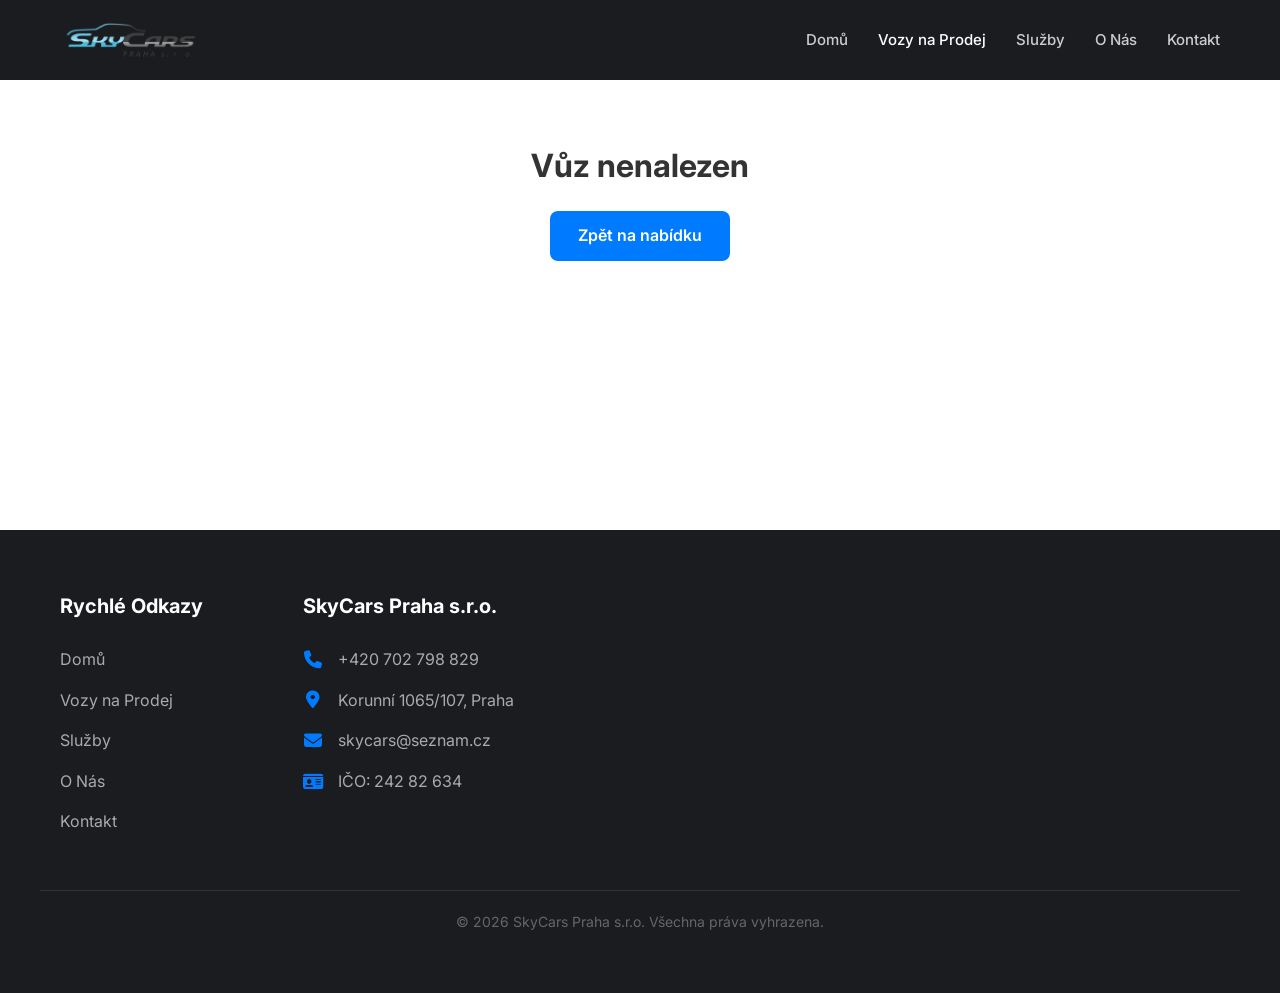
<file: detail.html>
<!DOCTYPE html>
<html lang="cs">
<head>
    <meta charset="UTF-8">
    <meta name="viewport" content="width=device-width, initial-scale=1.0">
    <title>Detail vozu | SkyCars Praha</title>
    <link rel="stylesheet" href="style.css">
    <link href="https://fonts.googleapis.com/css2?family=Inter:wght@400;500;600;700&display=swap" rel="stylesheet">
    <link rel="stylesheet" href="https://cdnjs.cloudflare.com/ajax/libs/font-awesome/6.4.0/css/all.min.css">
</head>
<body>

    <header>
        <div class="container header-inner">
            <a href="index.html" class="logo">
                <img src="img/logo.png" alt="SkyCars Praha Logo">
            </a>
            <nav>
                <a href="index.html">Domů</a>
                <a href="vozy.html" class="active">Vozy na Prodej</a>
                <a href="sluzby.html">Služby</a>
                <a href="onas.html">O Nás</a>
                <a href="kontakt.html">Kontakt</a>
            </nav>
        </div>
    </header>

    <main>
        <!-- TADY SE VYKRESLÍ AUTO -->
        <div class="container" id="detail-content" style="padding: 60px 20px; min-height: 50vh;">
            <p style="text-align: center; font-size: 18px;">Načítám detail vozu...</p>
        </div>
    </main>

    <footer>
        <div class="container footer-inner">
            <div class="footer-col">
                <h4>Rychlé Odkazy</h4>
                <ul>
                    <li><a href="index.html">Domů</a></li>
                    <li><a href="vozy.html">Vozy na Prodej</a></li>
                    <li><a href="sluzby.html">Služby</a></li>
                    <li><a href="onas.html">O Nás</a></li>
                    <li><a href="kontakt.html">Kontakt</a></li>
                </ul>
            </div>
            <div class="footer-col">
                <h4>SkyCars Praha s.r.o.</h4>
                <ul class="contact-info">
                    <li><i class="fa-solid fa-phone"></i> +420 702 798 829</li>
                    <li><i class="fa-solid fa-location-dot"></i> Korunní 1065/107, Praha</li>
                    <li><i class="fa-solid fa-envelope"></i> skycars@seznam.cz</li>
                    <li><i class="fa-solid fa-id-card"></i> IČO: 242 82 634</li>
                </ul>
            </div>
        </div>
        <div class="container footer-bottom">
            <p>© 2026 SkyCars Praha s.r.o. Všechna práva vyhrazena.</p>
        </div>
    </footer>

    <!-- JAVASCRIPT PRO NAČTENÍ DAT A SLIDER -->
    <script>
        let fotkyAktualnihoAuta = [];
        let aktualniIndexFotky = 0;

        // Funkce pro přepínání fotek
        function zmenFotku(index) {
            if (fotkyAktualnihoAuta.length === 0) return;
            
            // Ošetření, aby šipky fungovaly pořád dokola (z poslední na první)
            if (index < 0) index = fotkyAktualnihoAuta.length - 1;
            if (index >= fotkyAktualnihoAuta.length) index = 0;
            
            aktualniIndexFotky = index;
            document.getElementById('main-image').src = fotkyAktualnihoAuta[aktualniIndexFotky];

            // Zvýraznění aktivního náhledu dole
            const nahledy = document.querySelectorAll('.thumb');
            nahledy.forEach((nahled, i) => {
                if(i === aktualniIndexFotky) {
                    nahled.style.borderColor = '#007BFF';
                    nahled.style.opacity = '1';
                } else {
                    nahled.style.borderColor = 'transparent';
                    nahled.style.opacity = '0.5';
                }
            });
        }

        function predchoziFotka() { zmenFotku(aktualniIndexFotky - 1); }
        function dalsiFotka() { zmenFotku(aktualniIndexFotky + 1); }

        async function nactiDetailVozu() {
            const urlParams = new URLSearchParams(window.location.search);
            const carId = urlParams.get('id');
            const kontejner = document.getElementById('detail-content');

            if (!carId) {
                kontejner.innerHTML = '<h1 style="text-align:center;">Vůz nenalezen</h1><div style="text-align:center; margin-top:20px;"><a href="vozy.html" class="btn btn-primary">Zpět na nabídku</a></div>';
                return;
            }

            try {
                const response = await fetch('data/auta.json');
                const auta = await response.json();
                const auto = auta.find(a => a.id === carId);

                if (!auto) {
                    kontejner.innerHTML = '<h1 style="text-align:center;">Vůz již není v nabídce</h1><div style="text-align:center; margin-top:20px;"><a href="vozy.html" class="btn btn-primary">Zpět na nabídku</a></div>';
                    return;
                }

                // Uložíme si fotky do globální proměnné pro slider
                fotkyAktualnihoAuta = auto.obrazky && auto.obrazky.length > 0 ? auto.obrazky : [auto.obrazek];
                const hlavniObrazek = fotkyAktualnihoAuta[0];

                // Generování náhledů (pokud je víc než 1 fotka)
                let nahledyHtml = '';
                let sipkyHtml = '';
                
                if (fotkyAktualnihoAuta.length > 1) {
                    sipkyHtml = `
                        <button class="slider-arrow left-arrow" onclick="predchoziFotka()"><i class="fa-solid fa-chevron-left"></i></button>
                        <button class="slider-arrow right-arrow" onclick="dalsiFotka()"><i class="fa-solid fa-chevron-right"></i></button>
                    `;
                    
                    nahledyHtml = '<div class="gallery-thumbnails">';
                    fotkyAktualnihoAuta.forEach((imgSrc, index) => {
                        const activeStyle = index === 0 ? 'border-color: #007BFF; opacity: 1;' : 'opacity: 0.5;';
                        nahledyHtml += `<img src="${imgSrc}" class="thumb" style="${activeStyle}" onclick="zmenFotku(${index})" alt="Náhled vozu">`;
                    });
                    nahledyHtml += '</div>';
                }

                // Zástupný text popisu (do budoucna to můžeš přidat do admin panelu)
                const popisVozu = auto.popis || "K tomuto vozu zatím nebyl přidán detailní textový popis. Pokud máte o vůz zájem a chcete znát více podrobností o jeho stavu a výbavě, neváhejte nám zavolat.";

                kontejner.innerHTML = `
                    <a href="vozy.html" class="back-link"><i class="fa-solid fa-arrow-left"></i> Zpět na nabídku</a>
                    
                    <div class="car-detail-wrapper">
                        <!-- LEVÁ ČÁST: FOTOGALERIE + NÁZEV A CENA -->
                        <div class="car-detail-left">
                            <div class="car-detail-gallery">
                                <div class="main-image-wrapper">
                                    ${sipkyHtml}
                                    <img src="${hlavniObrazek}" id="main-image" class="main-image" alt="${auto.nazev}">
                                </div>
                                ${nahledyHtml}
                            </div>
                            
                            <!-- PŘESUNUTÝ NÁZEV A CENA -->
                            <div class="title-price-section">
                                <h1>${auto.nazev}</h1>
                                <div class="price-large">${auto.cena}</div>
                            </div>
                        </div>

                        <!-- PRAVÁ ČÁST: SPECIFIKACE A KONTAKT -->
                        <div class="car-detail-info">
                            <div class="specs-grid-detail">
                                <div class="spec-item-detail"><i class="fa-regular fa-calendar"></i><span>Rok výroby:</span> <strong>${auto.rok}</strong></div>
                                <div class="spec-item-detail"><i class="fa-solid fa-gauge-high"></i><span>Najeto:</span> <strong>${auto.najeto}</strong></div>
                                <div class="spec-item-detail"><i class="fa-solid fa-gas-pump"></i><span>Palivo:</span> <strong>${auto.palivo}</strong></div>
                            </div>

                            <div class="contact-box">
                                <h3>Zaujal vás tento vůz?</h3>
                                <p>Neváhejte se ozvat. Auto vám rádi ukážeme a domluvíme zkušební jízdu.</p>
                                <a href="tel:+420702798829" class="btn btn-primary btn-block"><i class="fa-solid fa-phone"></i> Volat: +420 702 798 829</a>
                                <a href="mailto:skycars@seznam.cz?subject=Zájem o vůz: ${auto.nazev}" class="btn btn-outline btn-block" style="margin-top: 15px;"><i class="fa-solid fa-envelope"></i> Napsat e-mail</a>
                            </div>
                        </div>
                    </div>

                    <!-- SPODNÍ ČÁST: DETAILNÍ INFORMACE -->
                    <div class="car-description-section">
                        <h2>Informace o vozu</h2>
                        <div class="description-content">
                            <p>${popisVozu}</p>
                        </div>
                    </div>
                `;
            } catch (error) {
                console.error("Chyba:", error);
                kontejner.innerHTML = '<p style="text-align: center; color: red;">Došlo k chybě při načítání dat.</p>';
            }
        }

        nactiDetailVozu();
    </script>
</body>
</html>
</file>
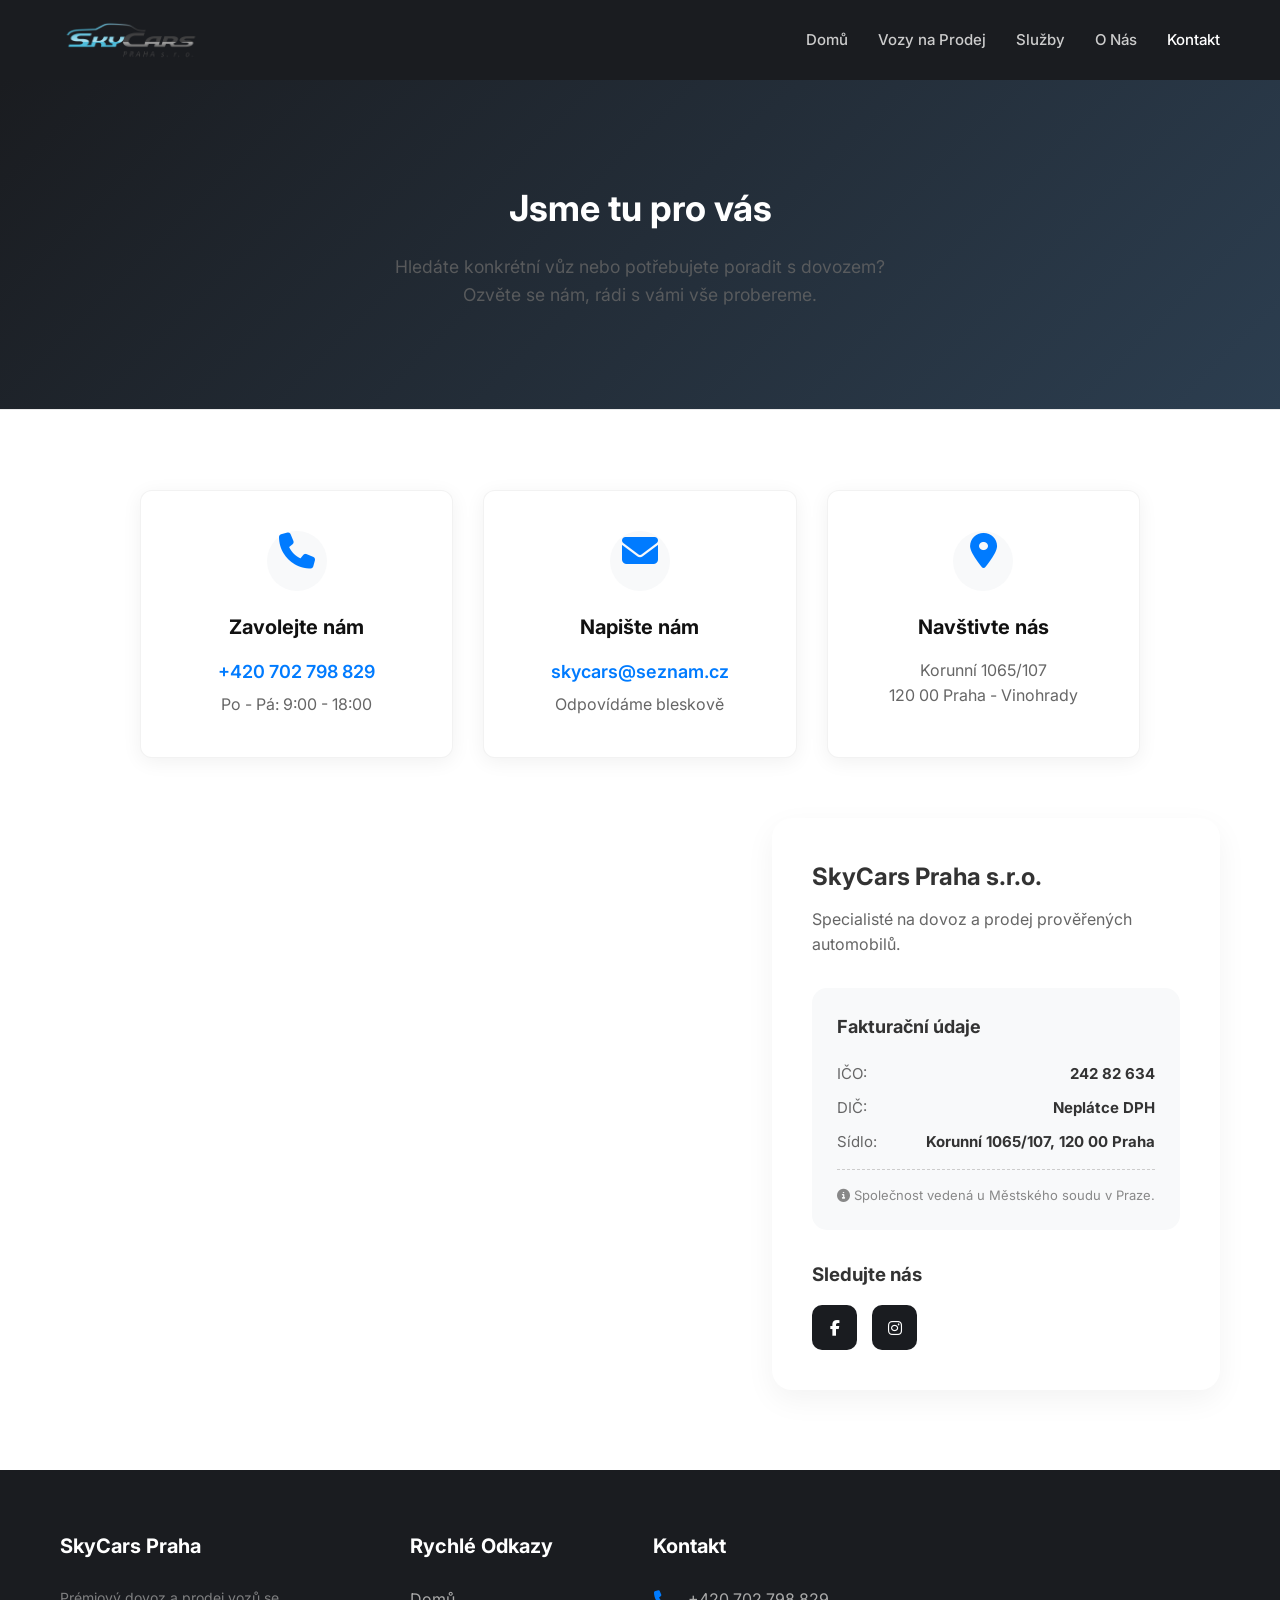
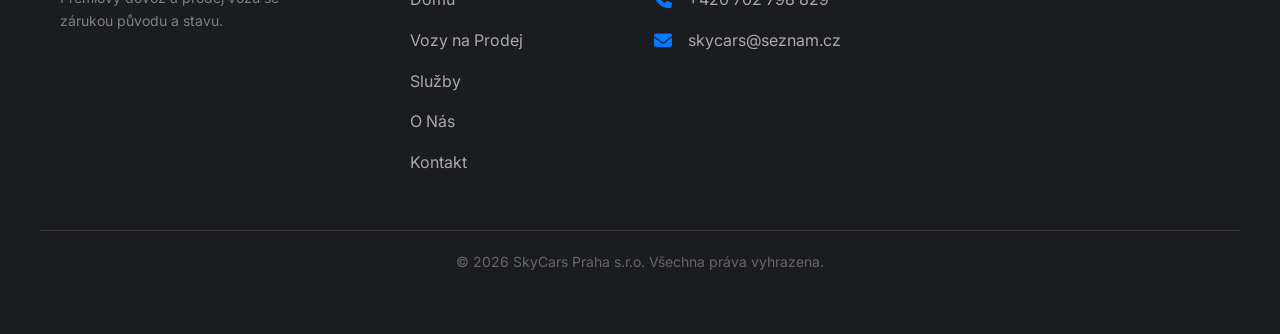
<file: kontakt.html>
<!DOCTYPE html>
<html lang="cs">
<head>
    <meta charset="UTF-8">
    <meta name="viewport" content="width=device-width, initial-scale=1.0">
    <title>Kontakt | SkyCars Praha s.r.o.</title>
    <link rel="stylesheet" href="style.css">
    <link href="https://fonts.googleapis.com/css2?family=Inter:wght@400;500;600;700&display=swap" rel="stylesheet">
    <link rel="stylesheet" href="https://cdnjs.cloudflare.com/ajax/libs/font-awesome/6.4.0/css/all.min.css">
</head>
<body>

    <header>
        <div class="container header-inner">
            <a href="index.html" class="logo">
                <img src="img/logo.png" alt="SkyCars Praha Logo">
            </a>
            <nav>
                <a href="index.html">Domů</a>
                <a href="vozy.html">Vozy na Prodej</a>
                <a href="sluzby.html">Služby</a>
                <a href="onas.html">O Nás</a>
                <a href="kontakt.html" class="active">Kontakt</a>
            </nav>
        </div>
    </header>

    <main>
        <!-- Hero sekce kontaktu -->
        <section class="page-header contact-hero">
            <div class="container">
                <h1>Jsme tu pro vás</h1>
                <p>Hledáte konkrétní vůz nebo potřebujete poradit s dovozem? <br> Ozvěte se nám, rádi s vámi vše probereme.</p>
            </div>
        </section>

        <section class="contact-section container">
            
            <!-- Rychlé kontaktní karty -->
            <div class="contact-cards-grid">
                <div class="contact-card accent-card">
                    <div class="card-icon"><i class="fa-solid fa-phone"></i></div>
                    <h3>Zavolejte nám</h3>
                    <a href="tel:+420702798829" class="contact-link">+420 702 798 829</a>
                    <p class="card-note">Po - Pá: 9:00 - 18:00</p>
                </div>

                <div class="contact-card accent-card">
                    <div class="card-icon"><i class="fa-solid fa-envelope"></i></div>
                    <h3>Napište nám</h3>
                    <a href="mailto:skycars@seznam.cz" class="contact-link">skycars@seznam.cz</a>
                    <p class="card-note">Odpovídáme bleskově</p>
                </div>

                <div class="contact-card accent-card">
                    <div class="card-icon"><i class="fa-solid fa-location-dot"></i></div>
                    <h3>Navštivte nás</h3>
                    <p class="contact-address">Korunní 1065/107<br>120 00 Praha - Vinohrady</p>
                </div>
            </div>

            <!-- Sekce s mapou a info panelem -->
            <div class="contact-main-grid">
                
                <div class="contact-map-container">
                    <iframe 
                        src="https://www.google.com/maps/embed?pb=!1m18!1m12!1m3!1d2560.3847844393663!2d14.456673577156942!3d50.07530631401314!2m3!1f0!2f0!3f0!3m2!1i1024!2i768!4f13.1!3m3!1m2!1s0x470b9492f256ca2d%3A0xc3406208947f6311!2zS29ydW5uw60gMTA2NS8xMDcsIDEyMCAwMCBQcmFoYSAyLVZpbm9ocmFkeQ!5e0!3m2!1scs!2scz!4v1714850000000!5m2!1scs!2scz" 
                        width="100%" height="450" style="border:0; border-radius: 20px;" allowfullscreen="" loading="lazy">
                    </iframe>
                </div>

                <div class="contact-info-panel">
                    <div class="info-header">
                        <h2>SkyCars Praha s.r.o.</h2>
                        <p>Specialisté na dovoz a prodej prověřených automobilů.</p>
                    </div>
                    
                    <div class="billing-card">
                        <h3>Fakturační údaje</h3>
                        <div class="billing-row">
                            <span>IČO:</span>
                            <strong>242 82 634</strong>
                        </div>
                        <div class="billing-row">
                            <span>DIČ:</span>
                            <strong>Neplátce DPH</strong>
                        </div>
                        <div class="billing-row">
                            <span>Sídlo:</span>
                            <strong>Korunní 1065/107, 120 00 Praha</strong>
                        </div>
                        <div class="billing-footer">
                            <p><i class="fa-solid fa-circle-info"></i> Společnost vedená u Městského soudu v Praze.</p>
                        </div>
                    </div>

                    <div class="social-connect">
                        <h3>Sledujte nás</h3>
                        <div class="social-links">
                            <a href="#" class="social-btn"><i class="fa-brands fa-facebook-f"></i></a>
                            <a href="#" class="social-btn"><i class="fa-brands fa-instagram"></i></a>
                        </div>
                    </div>
                </div>
            </div>
        </section>
    </main>

    <footer>
        <div class="container footer-inner">
            <div class="footer-col">
                <h4>SkyCars Praha</h4>
                <p style="font-size: 14px; opacity: 0.7; max-width: 250px;">Prémiový dovoz a prodej vozů se zárukou původu a stavu.</p>
            </div>
            <div class="footer-col">
                <h4>Rychlé Odkazy</h4>
                <ul>
                    <li><a href="index.html">Domů</a></li>
                    <li><a href="vozy.html">Vozy na Prodej</a></li>
                    <li><a href="sluzby.html">Služby</a></li>
                    <li><a href="onas.html">O Nás</a></li>
                    <li><a href="kontakt.html">Kontakt</a></li>
                </ul>
            </div>
            <div class="footer-col">
                <h4>Kontakt</h4>
                <ul class="contact-info">
                    <li><i class="fa-solid fa-phone"></i> +420 702 798 829</li>
                    <li><i class="fa-solid fa-envelope"></i> skycars@seznam.cz</li>
                </ul>
            </div>
        </div>
        <div class="container footer-bottom">
            <p>© 2026 SkyCars Praha s.r.o. Všechna práva vyhrazena.</p>
        </div>
    </footer>

</body>
</html>
</file>
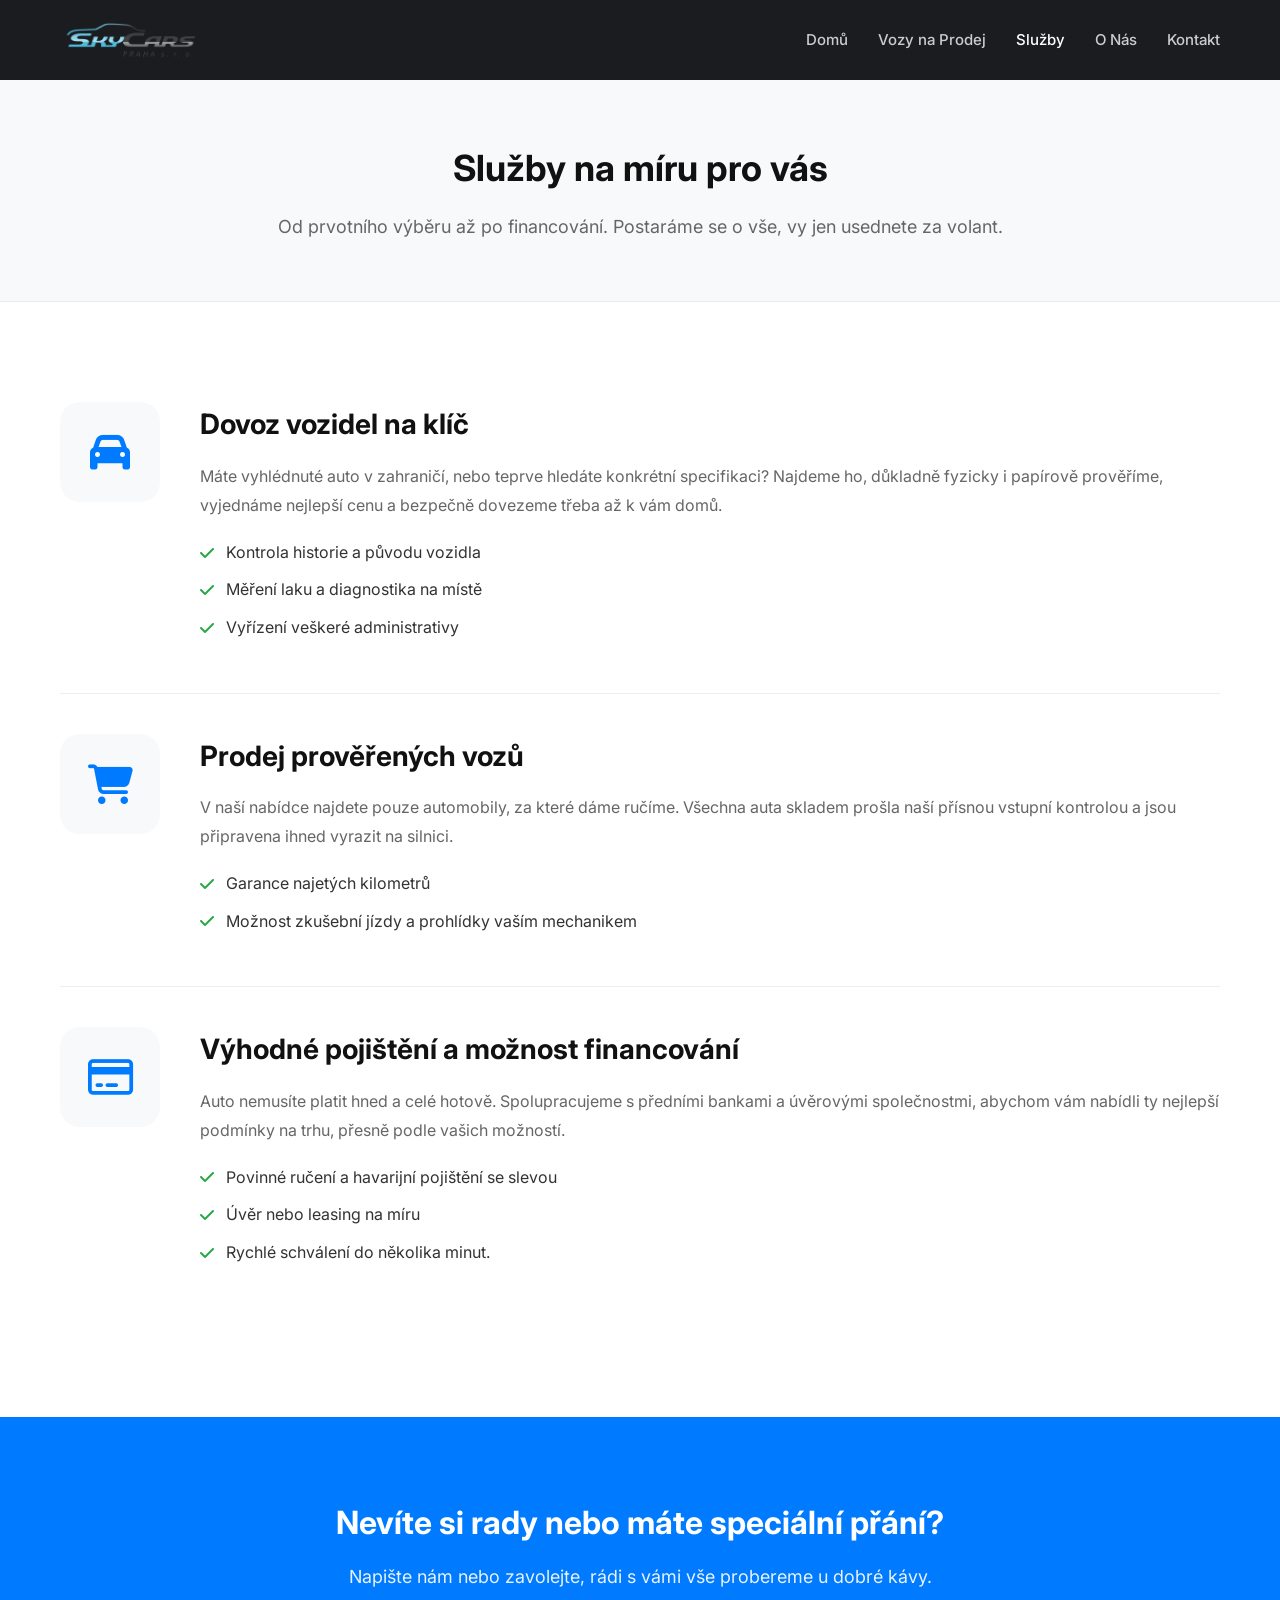
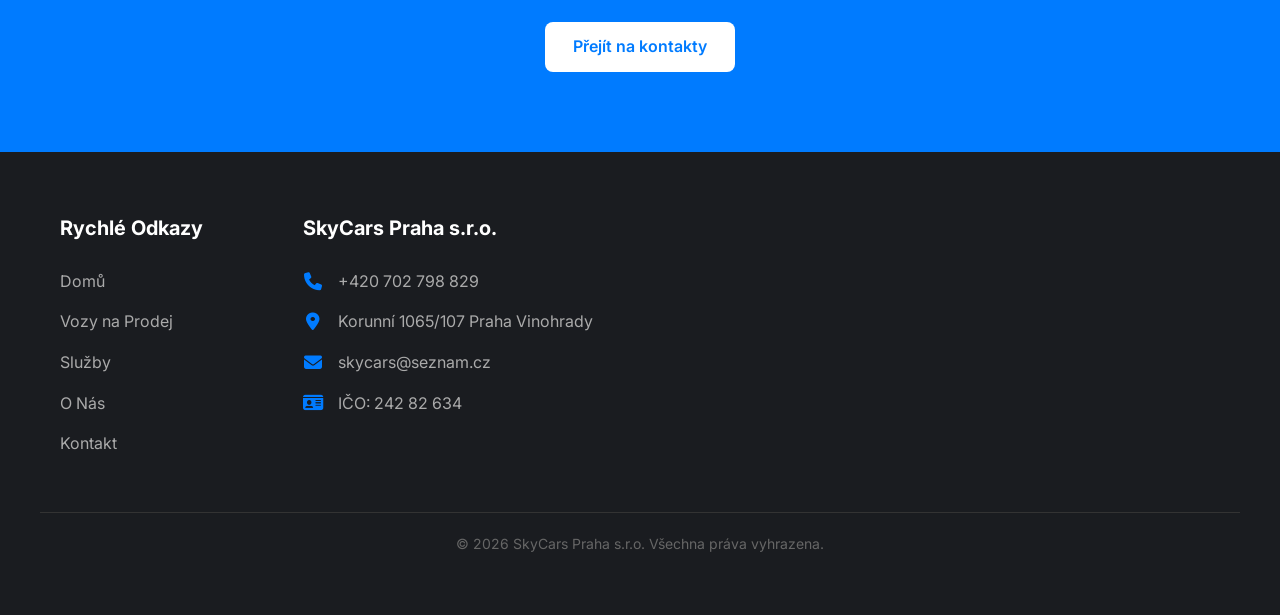
<file: sluzby.html>
<!DOCTYPE html>
<html lang="cs">
<head>
    <meta charset="UTF-8">
    <meta name="viewport" content="width=device-width, initial-scale=1.0">
    <title>Naše Služby | Sky Cars</title>
    <link rel="stylesheet" href="style.css">
    <link href="https://fonts.googleapis.com/css2?family=Inter:wght@400;500;600;700&display=swap" rel="stylesheet">
    <link rel="stylesheet" href="https://cdnjs.cloudflare.com/ajax/libs/font-awesome/6.4.0/css/all.min.css">
</head>
<body>

    <header>
        <div class="container header-inner">
            <a href="index.html" class="logo">
                <img src="img/logo.png" alt="Sky Cars Logo">
            </a>
            <nav>
                <a href="index.html">Domů</a>
                <a href="vozy.html">Vozy na Prodej</a>
                <a href="sluzby.html" class="active">Služby</a>
                <a href="onas.html">O Nás</a>
                <a href="kontakt.html">Kontakt</a>
            </nav>
        </div>
    </header>

    <main>
        <section class="page-header">
            <div class="container">
                <h1>Služby na míru pro vás</h1>
                <p>Od prvotního výběru až po financování. Postaráme se o vše, vy jen usednete za volant.</p>
            </div>
        </section>

        <section class="services-detail-section container">
            
            <div class="service-row">
                <div class="service-icon-large">
                    <i class="fa-solid fa-car"></i>
                </div>
                <div class="service-text">
                    <h2>Dovoz vozidel na klíč</h2>
                    <p>Máte vyhlédnuté auto v zahraničí, nebo teprve hledáte konkrétní specifikaci? Najdeme ho, důkladně fyzicky i papírově prověříme, vyjednáme nejlepší cenu a bezpečně dovezeme třeba až k vám domů.</p>
                    <ul class="service-list">
                        <li><i class="fa-solid fa-check"></i> Kontrola historie a původu vozidla</li>
                        <li><i class="fa-solid fa-check"></i> Měření laku a diagnostika na místě</li>
                        <li><i class="fa-solid fa-check"></i> Vyřízení veškeré administrativy</li>
                    </ul>
                </div>
            </div>

            <hr class="service-divider">

            <div class="service-row">
                <div class="service-icon-large">
                    <i class="fa-solid fa-cart-shopping"></i>
                </div>
                <div class="service-text">
                    <h2>Prodej prověřených vozů</h2>
                    <p>V naší nabídce najdete pouze automobily, za které dáme ručíme. Všechna auta skladem prošla naší přísnou vstupní kontrolou a jsou připravena ihned vyrazit na silnici.</p>
                    <ul class="service-list">
                        <li><i class="fa-solid fa-check"></i> Garance najetých kilometrů</li>
                        <li><i class="fa-solid fa-check"></i> Možnost zkušební jízdy a prohlídky vaším mechanikem</li>
                    </ul>
                </div>
            </div>

            <hr class="service-divider">

            <div class="service-row">
                <div class="service-icon-large">
                    <i class="fa-regular fa-credit-card"></i>
                </div>
                <div class="service-text">
                    <h2>Výhodné pojištění a možnost financování</h2>
                    <p>Auto nemusíte platit hned a celé hotově. Spolupracujeme s předními bankami a úvěrovými společnostmi, abychom vám nabídli ty nejlepší podmínky na trhu, přesně podle vašich možností.</p>
                    <ul class="service-list">
                        <li><i class="fa-solid fa-check"></i> Povinné ručení a havarijní pojištění se slevou</li>
                        <li><i class="fa-solid fa-check"></i> Úvěr nebo leasing na míru</li>
                        <li><i class="fa-solid fa-check"></i> Rychlé schválení do několika minut.</li>
                    </ul>
                </div>
            </div>

        </section>

        <section class="cta-section">
            <div class="container">
                <h2>Nevíte si rady nebo máte speciální přání?</h2>
                <p>Napište nám nebo zavolejte, rádi s vámi vše probereme u dobré kávy.</p>
                <a href="kontakt.html" class="btn btn-primary">Přejít na kontakty</a>
            </div>
        </section>
    </main>

    <footer>
    <div class="container footer-inner">
        <div class="footer-col">
            <h4>Rychlé Odkazy</h4>
            <ul>
                <li><a href="index.html">Domů</a></li>
                <li><a href="vozy.html">Vozy na Prodej</a></li>
                <li><a href="sluzby.html">Služby</a></li>
                <li><a href="o-nas.html">O Nás</a></li>
                <li><a href="kontakt.html">Kontakt</a></li>
            </ul>
        </div>
        <div class="footer-col">
            <h4>SkyCars Praha s.r.o.</h4>
            <ul class="contact-info">
                <li><i class="fa-solid fa-phone"></i> +420 702 798 829</li>
                <li><i class="fa-solid fa-location-dot"></i> Korunní 1065/107 Praha Vinohrady</li>
                    <li><i class="fa-solid fa-envelope"></i> skycars@seznam.cz</li>
                <li><i class="fa-solid fa-id-card"></i> IČO: 242 82 634</li>
            </ul>
        </div>
    </div>
    <div class="container footer-bottom">
        <p>© 2026 SkyCars Praha s.r.o. Všechna práva vyhrazena.</p>
    </div>
</footer>

</body>
</html>
</file>
<file: style.css>
:root {
    --primary-blue: #007BFF;
    --dark-bg: #1A1C20;
    --light-bg: #F8F9FA;
    --text-main: #333333;
    --text-muted: #666666;
    --white: #FFFFFF;
}

* {
    margin: 0;
    padding: 0;
    box-sizing: border-box;
    font-family: 'Inter', sans-serif;
}

body {
    color: var(--text-main);
    line-height: 1.6;
    background-color: var(--white);
}

.container {
    max-width: 1200px;
    margin: 0 auto;
    padding: 0 20px;
}

a {
    text-decoration: none;
    transition: all 0.3s ease;
}

.btn {
    display: inline-block;
    padding: 12px 28px;
    border-radius: 8px;
    font-weight: 600;
    font-size: 16px;
    cursor: pointer;
    text-align: center;
}

.btn-primary {
    background-color: var(--primary-blue);
    color: var(--white);
    border: none;
}

.btn-primary:hover {
    background-color: #0056b3;
}

.btn-outline {
    background-color: transparent;
    color: var(--primary-blue);
    border: 1px solid var(--primary-blue);
    padding: 10px 24px;
}

.btn-outline:hover {
    background-color: var(--primary-blue);
    color: var(--white);
}

header {
    background-color: var(--dark-bg);
    padding: 20px 0;
}

.header-inner {
    display: flex;
    justify-content: space-between;
    align-items: center;
}

.logo {
    display: flex;
    align-items: center;
    gap: 10px;
    color: var(--white);
    font-size: 24px;
    font-weight: 700;
}

nav {
    display: flex;
    gap: 30px;
}

nav a {
    color: #CCCCCC;
    font-size: 15px;
    font-weight: 500;
}

nav a:hover, nav a.active {
    color: var(--white);
}

.hero {
    display: flex;
    align-items: center;
    gap: 50px;
    padding: 80px 20px;
}

.hero-text {
    flex: 1;
}

.hero-text h1 {
    font-size: 48px;
    line-height: 1.2;
    color: #111;
    margin-bottom: 20px;
}

.hero-text p {
    color: var(--text-muted);
    font-size: 18px;
    margin-bottom: 30px;
}

.hero-image {
    flex: 1;
}

.hero-image img {
    width: 100%;
    border-radius: 16px;
    box-shadow: 0 20px 40px rgba(0,0,0,0.1);
}

.services {
    background-color: var(--light-bg);
    padding: 80px 0;
    text-align: center;
}

.services h2 {
    font-size: 36px;
    margin-bottom: 50px;
}

.services-grid {
    display: grid;
    grid-template-columns: repeat(4, 1fr);
    gap: 30px;
}

.service-card {
    background: var(--white);
    padding: 40px 20px;
    border-radius: 12px;
    box-shadow: 0 4px 15px rgba(0,0,0,0.05);
    display: flex;
    flex-direction: column;
    align-items: center;
}

.service-card i {
    font-size: 40px;
    color: var(--primary-blue);
    margin-bottom: 20px;
}

.service-card h3 {
    font-size: 20px;
    margin-bottom: 15px;
}

.service-card p {
    color: var(--text-muted);
    font-size: 15px;
    margin-bottom: 30px;
    flex-grow: 1;
}

.testimonials {
    background-color: #222;
    padding: 80px 0;
    text-align: center;
    color: var(--white);
}

.testimonials h2 {
    font-size: 36px;
    margin-bottom: 50px;
}

.testimonial-card {
    background-color: var(--white);
    color: var(--text-main);
    max-width: 800px;
    margin: 0 auto;
    padding: 40px;
    border-radius: 16px;
    text-align: left;
}

.stars {
    color: #FFC107;
    margin-bottom: 20px;
}

.quote {
    font-size: 18px;
    line-height: 1.6;
    margin-bottom: 30px;
    color: #444;
}

.author {
    display: flex;
    align-items: center;
    gap: 15px;
}

.author img {
    width: 50px;
    height: 50px;
    border-radius: 50%;
    object-fit: cover;
}

.author-info strong {
    display: block;
    font-size: 16px;
}

.author-info span {
    color: var(--text-muted);
    font-size: 14px;
}

footer {
    background-color: var(--dark-bg);
    color: #AAA;
    padding: 60px 0;
}

.footer-inner {
    display: flex;
    justify-content: flex-start;
    gap: 100px;
}

.footer-col h4 {
    color: var(--white);
    font-size: 20px;
    margin-bottom: 25px;
}

.footer-col ul {
    list-style: none;
}

.footer-col ul li {
    margin-bottom: 15px;
}

.footer-col ul li a {
    color: #AAA;
}

.footer-col ul li a:hover {
    color: var(--white);
}

.contact-info li {
    display: flex;
    align-items: center;
    gap: 15px;
}

.contact-info i {
    color: var(--primary-blue);
    font-size: 18px;
}

@media (max-width: 992px) {
    .hero {
        flex-direction: column;
        text-align: center;
        padding: 50px 20px;
    }
    .services-grid {
        grid-template-columns: repeat(2, 1fr);
    }
    .footer-inner {
        flex-direction: column;
        gap: 40px;
    }
}

@media (max-width: 600px) {
    .header-inner {
        flex-direction: column;
        gap: 20px;
    }
    nav {
        flex-wrap: wrap;
        justify-content: center;
    }
    .hero-text h1 {
        font-size: 36px;
    }
    .services-grid {
        grid-template-columns: 1fr;
    }
}

.page-header {
    background-color: var(--light-bg);
    padding: 60px 20px;
    text-align: center;
    border-bottom: 1px solid #EAEAEA;
}

.page-header h1 {
    font-size: 36px;
    margin-bottom: 15px;
    color: #111;
}

.page-header p {
    color: var(--text-muted);
    font-size: 18px;
}

.car-grid-section {
    padding: 80px 0;
}

.car-grid {
    display: grid;
    grid-template-columns: repeat(auto-fill, minmax(320px, 1fr));
    gap: 30px;
}

.car-card {
    background: var(--white);
    border-radius: 12px;
    overflow: hidden;
    box-shadow: 0 4px 15px rgba(0,0,0,0.08);
    transition: transform 0.3s ease, box-shadow 0.3s ease;
}

.car-card:hover {
    transform: translateY(-8px);
    box-shadow: 0 10px 25px rgba(0,0,0,0.12);
}

.car-card img {
    width: 100%;
    height: 220px;
    object-fit: cover;
}

.car-info {
    padding: 25px;
}

.car-info h3 {
    font-size: 22px;
    margin-bottom: 5px;
    color: #111;
}

.car-info .price {
    font-size: 24px;
    font-weight: 700;
    color: var(--primary-blue);
    margin-bottom: 20px;
}

.specs {
    list-style: none;
    display: flex;
    justify-content: space-between;
    padding-top: 15px;
    border-top: 1px solid #EEE;
    margin-bottom: 20px;
    color: var(--text-muted);
    font-size: 14px;
}

.specs li {
    display: flex;
    align-items: center;
    gap: 6px;
}

.specs i {
    color: #888;
}

.btn-block {
    display: block;
    width: 100%;
}

.contact-section {
    padding: 80px 20px;
}

.about-centered {
    max-width: 800px;
    margin: 0 auto 60px auto;
    text-align: center;
}

.about-centered h2 {
    font-size: 32px;
    color: #111;
    margin-bottom: 20px;
}

.about-centered p {
    color: var(--text-muted);
    font-size: 18px;
    line-height: 1.8;
}

.contact-cards-grid {
    display: grid;
    grid-template-columns: repeat(3, 1fr);
    gap: 30px;
    max-width: 1000px;
    margin: 0 auto;
}

.contact-card {
    background: var(--white);
    padding: 40px 20px;
    border-radius: 12px;
    box-shadow: 0 4px 20px rgba(0,0,0,0.06);
    text-align: center;
    transition: transform 0.3s ease;
}

.contact-card:hover {
    transform: translateY(-5px);
}

.contact-card i {
    font-size: 36px;
    color: var(--primary-blue);
    margin-bottom: 20px;
}

.contact-card h3 {
    font-size: 20px;
    color: #111;
    margin-bottom: 15px;
}

.contact-card p {
    color: var(--text-muted);
    line-height: 1.6;
}

.contact-link {
    display: block;
    font-size: 18px;
    font-weight: 600;
    color: var(--primary-blue);
    margin-bottom: 5px;
}

.contact-link:hover {
    color: #0056b3;
}

.small-text {
    font-size: 14px;
    color: #999;
}

@media (max-width: 768px) {
    .contact-cards-grid {
        grid-template-columns: 1fr;
    }
}

.services-detail-section {
    padding: 60px 20px;
}

.service-row {
    display: flex;
    align-items: flex-start;
    gap: 40px;
    padding: 40px 0;
}

.service-icon-large {
    background-color: var(--light-bg);
    width: 100px;
    height: 100px;
    border-radius: 20px;
    display: flex;
    align-items: center;
    justify-content: center;
    flex-shrink: 0;
}

.service-icon-large i {
    font-size: 40px;
    color: var(--primary-blue);
}

.service-text h2 {
    font-size: 28px;
    margin-bottom: 15px;
    color: #111;
}

.service-text p {
    color: var(--text-muted);
    font-size: 16px;
    line-height: 1.8;
    margin-bottom: 20px;
}

.service-list {
    list-style: none;
}

.service-list li {
    display: flex;
    align-items: center;
    gap: 12px;
    margin-bottom: 12px;
    font-size: 16px;
    color: #333;
}

.service-list i {
    color: #28a745;
}

.service-divider {
    border: 0;
    height: 1px;
    background-color: #EEE;
    margin: 0;
}

.cta-section {
    background-color: var(--primary-blue);
    color: var(--white);
    text-align: center;
    padding: 80px 20px;
    margin-top: 40px;
}

.cta-section h2 {
    font-size: 32px;
    margin-bottom: 15px;
}

.cta-section p {
    font-size: 18px;
    margin-bottom: 30px;
    opacity: 0.9;
}

.cta-section .btn-primary {
    background-color: var(--white);
    color: var(--primary-blue);
}

.cta-section .btn-primary:hover {
    background-color: #F8F9FA;
    transform: translateY(-2px);
}

.about-split-section {
    display: grid;
    grid-template-columns: 1fr 1fr;
    gap: 60px;
    padding: 80px 20px;
    align-items: center;
}

.about-split-text h2 {
    font-size: 32px;
    margin-bottom: 25px;
    color: #111;
}

.about-split-text p {
    color: var(--text-muted);
    font-size: 16px;
    line-height: 1.8;
    margin-bottom: 20px;
}

.about-split-image img {
    width: 100%;
    border-radius: 16px;
    box-shadow: 0 15px 30px rgba(0,0,0,0.1);
}

.core-values {
    background-color: var(--light-bg);
    padding: 80px 0;
}

.values-header {
    text-align: center;
    margin-bottom: 50px;
}

.values-header h2 {
    font-size: 32px;
    color: #111;
}

.values-grid {
    display: grid;
    grid-template-columns: repeat(3, 1fr);
    gap: 30px;
}

.value-card {
    background: var(--white);
    padding: 40px 30px;
    border-radius: 12px;
    text-align: center;
    box-shadow: 0 4px 15px rgba(0,0,0,0.03);
}

.value-card i {
    font-size: 40px;
    color: var(--primary-blue);
    margin-bottom: 25px;
}

.value-card h3 {
    font-size: 22px;
    margin-bottom: 15px;
    color: #111;
}

.value-card p {
    color: var(--text-muted);
    line-height: 1.6;
}

@media (max-width: 992px) {
    .about-split-section {
        grid-template-columns: 1fr;
        gap: 40px;
    }
    .about-split-image {
        order: -1;
    }
    .values-grid {
        grid-template-columns: repeat(2, 1fr);
    }
}

@media (max-width: 768px) {
    .service-row {
        flex-direction: column;
        gap: 20px;
    }
    .values-grid {
        grid-template-columns: 1fr;
    }
}

.logo {
    display: flex;
    align-items: center;
}

.logo img {
    max-height: 40px;
    width: auto;
    display: block;
}

.footer-bottom {
    border-top: 1px solid #333;
    margin-top: 40px;
    padding-top: 20px;
    text-align: center;
    font-size: 14px;
    color: #666;
}

.contact-info li i {
    width: 20px;
    text-align: center;
}

.car-detail-wrapper {
    display: grid;
    grid-template-columns: 1.5fr 1fr;
    gap: 50px;
    align-items: start;
}

.main-image {
    width: 100%;
    border-radius: 12px;
    object-fit: cover;
    aspect-ratio: 16/10;
    margin-bottom: 15px;
    box-shadow: 0 5px 20px rgba(0,0,0,0.05);
}

.gallery-thumbnails {
    display: flex;
    gap: 15px;
    overflow-x: auto;
    padding-bottom: 10px;
}

.gallery-thumbnails .thumb {
    width: 120px;
    height: 80px;
    object-fit: cover;
    border-radius: 8px;
    cursor: pointer;
    transition: all 0.3s ease;
    border: 2px solid transparent;
}

.gallery-thumbnails .thumb:hover {
    opacity: 0.8;
    border-color: var(--primary-blue);
    transform: translateY(-2px);
}

.back-link {
    display: inline-block;
    margin-bottom: 20px;
    color: var(--text-muted);
    font-size: 14px;
    text-decoration: none;
}

.back-link:hover {
    color: var(--primary-blue);
}

.car-detail-info h1 {
    font-size: 36px;
    margin-bottom: 10px;
    line-height: 1.2;
}

.price-large {
    font-size: 36px;
    color: var(--primary-blue);
    font-weight: 700;
    margin-bottom: 30px;
}

.specs-grid-detail {
    display: flex;
    flex-direction: column;
    gap: 15px;
    background-color: var(--light-bg);
    padding: 25px;
    border-radius: 12px;
    margin-bottom: 30px;
}

.spec-item-detail {
    display: flex;
    align-items: center;
    font-size: 16px;
}

.spec-item-detail i {
    width: 30px;
    color: var(--primary-blue);
    font-size: 20px;
}

.spec-item-detail span {
    color: var(--text-muted);
    width: 120px;
}

.contact-box {
    border: 1px solid #EAEAEA;
    padding: 30px;
    border-radius: 12px;
    text-align: center;
    box-shadow: 0 10px 30px rgba(0,0,0,0.02);
}

.contact-box h3 {
    margin-bottom: 15px;
    font-size: 22px;
}

.contact-box p {
    color: var(--text-muted);
    margin-bottom: 25px;
    font-size: 15px;
}

@media (max-width: 992px) {
    .car-detail-wrapper {
        grid-template-columns: 1fr;
        gap: 30px;
    }
}

.main-image-wrapper {
    position: relative;
    margin-bottom: 15px;
}

.slider-arrow {
    position: absolute;
    top: 50%;
    transform: translateY(-50%);
    background: rgba(0, 0, 0, 0.6);
    color: var(--white);
    border: none;
    width: 45px;
    height: 45px;
    border-radius: 50%;
    cursor: pointer;
    display: flex;
    align-items: center;
    justify-content: center;
    font-size: 20px;
    transition: background 0.3s ease;
    z-index: 10;
}

.slider-arrow:hover {
    background: var(--primary-blue);
}

.left-arrow { left: 15px; }
.right-arrow { right: 15px; }

.gallery-thumbnails .thumb {
    opacity: 0.5;
}

.car-description-section {
    margin-top: 60px;
    padding-top: 40px;
    border-top: 1px solid #EAEAEA;
}

.car-description-section h2 {
    font-size: 28px;
    margin-bottom: 25px;
    color: #111;
}

.description-content {
    background: var(--light-bg);
    padding: 30px;
    border-radius: 12px;
    color: #444;
    line-height: 1.8;
    font-size: 16px;
}

/* --- KONTAKT UPGRADED --- */
.contact-hero {
    background: linear-gradient(135deg, #1A1C20 0%, #2c3e50 100%);
    color: white;
    padding: 100px 0;
}

.contact-hero h1 { color: white; margin-bottom: 15px; }
.contact-hero p { opacity: 0.8; font-size: 1.1rem; }

.accent-card {
    transition: transform 0.3s ease, box-shadow 0.3s ease;
    border: 1px solid rgba(0,0,0,0.05);
}

.accent-card:hover {
    transform: translateY(-10px);
    box-shadow: 0 20px 40px rgba(0,0,0,0.1);
    border-color: var(--primary-blue);
}

.card-icon {
    width: 60px;
    height: 60px;
    background: var(--light-bg);
    color: var(--primary-blue);
    border-radius: 50%;
    display: flex;
    align-items: center;
    justify-content: center;
    margin: 0 auto 20px;
    font-size: 24px;
}

.contact-main-grid {
    display: grid;
    grid-template-columns: 1.5fr 1fr;
    gap: 40px;
    margin-top: 60px;
    align-items: start;
}

.contact-info-panel {
    background: white;
    padding: 40px;
    border-radius: 20px;
    box-shadow: 0 10px 30px rgba(0,0,0,0.05);
}

.info-header h2 { margin-bottom: 10px; }
.info-header p { color: var(--text-muted); margin-bottom: 30px; }

.billing-card {
    background: var(--light-bg);
    padding: 25px;
    border-radius: 15px;
    margin-bottom: 30px;
}

.billing-card h3 { font-size: 18px; margin-bottom: 20px; }

.billing-row {
    display: flex;
    justify-content: space-between;
    margin-bottom: 10px;
    font-size: 15px;
}

.billing-row span { color: var(--text-muted); }

.billing-footer {
    margin-top: 15px;
    padding-top: 15px;
    border-top: 1px dashed #ccc;
    font-size: 13px;
    color: #888;
}

.social-links {
    display: flex;
    gap: 15px;
    margin-top: 15px;
}

.social-btn {
    width: 45px;
    height: 45px;
    background: #1A1C20;
    color: white;
    border-radius: 10px;
    display: flex;
    align-items: center;
    justify-content: center;
    transition: background 0.3s ease;
}

.social-btn:hover { background: var(--primary-blue); }

@media (max-width: 992px) {
    .contact-main-grid { grid-template-columns: 1fr; }
}
</file>
